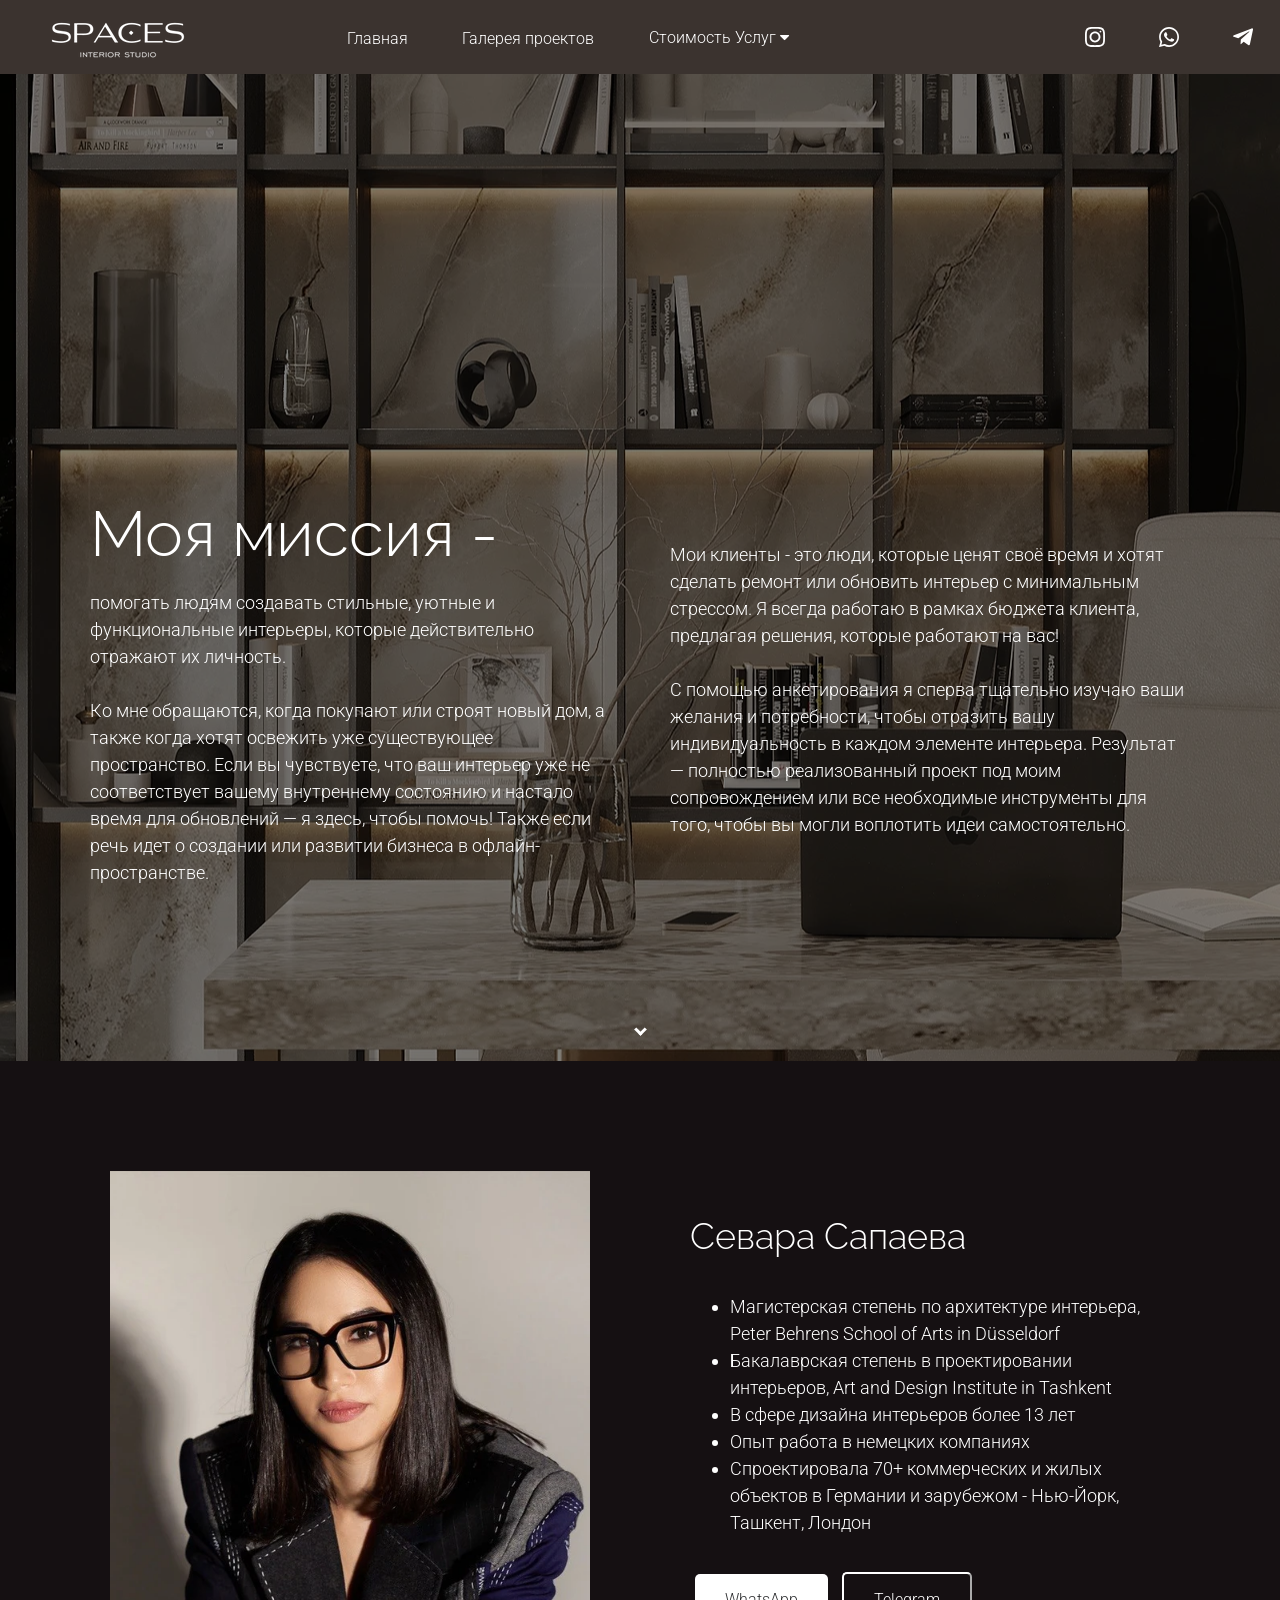
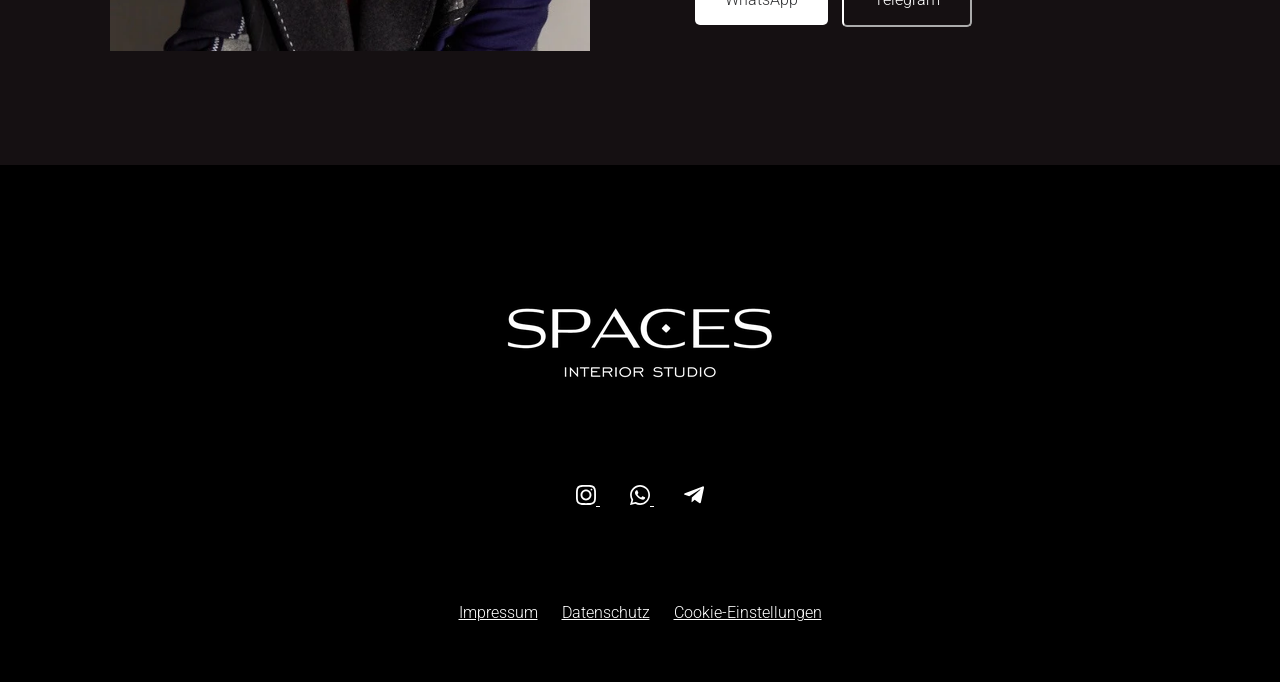
<file: Page4/4thPage.html>
<!DOCTYPE html>
<html lang="ru-RU">
    <head>
        <meta charset="UTF-8">
        <meta name="viewport" content="width=device-width, initial-scale=1.0">
        <title>4thPage</title>
        <link rel="stylesheet" href="../general.css">
        <link rel="stylesheet" href="../topnav.css">    
        <link rel="stylesheet" href="../footer.css">   
        <link rel="stylesheet" href="4thPage.css">      
        <link rel="stylesheet" href="https://cdnjs.cloudflare.com/ajax/libs/font-awesome/4.7.0/css/font-awesome.min.css"> 
        <link rel="preconnect" href="https://fonts.googleapis.com">
        <link rel="preconnect" href="https://fonts.gstatic.com" crossorigin>
        <link href="https://fonts.googleapis.com/css2?family=Roboto:ital,wght@0,100;0,300;0,400;0,500;0,700;0,900;1,100;1,300;1,400;1,500;1,700;1,900&display=swap" rel="stylesheet">
        <link href="https://fonts.googleapis.com/css2?family=Raleway:ital,wght@0,100..900;1,100..900&display=swap" rel="stylesheet"> 
    </head>
    <body style="margin: 0;"s>
        <div style="position: sticky; top: 0; z-index: 1">
            <header style="display: grid; grid-template-columns: 25% 50% 25%;">
                <div class="topnav" style="padding: 0px 38px;">
                    <img src="../spaces logo small.webp" alt="">
                </div>
                <div>
                    <nav>
                        <ul class="topnav">
                            <li><a data-cy="head.el_1" href="../index.html">Главная</a></li>
                            <li><a data-cy="head.el_2" href="../Page2/2ndPage.html">Галерея проектов</a></li>
                            <li class="dropdown">
                                <button data-cy="head.el_3" class="dropbtn" onclick="document.location='../Page3/3rdPage.html'" style="cursor: pointer;">Стоимость Услуг
                                    <i class="fa fa-caret-down"></i>
                                </button>
                                <nav>
                                    <ul class="dropdown-content">
                                        <li><a data-cy="head.el_3a" href="../Page3/Page3a/3rdPageA.html">Консультация</a></li>
                                        <li><a data-cy="head.el_3b" href="../Page3/Page3b/3rdPageB.html">Планировочное решение</a></li>
                                        <li><a data-cy="head.el_3c" href="../Page3/Page3c/3rdPageC.html">Дизайн-проект</a></li>
                                        <li><a data-cy="head.el_3d" href="../Page3/Page3d/3rdPageD.html">Авторское <br>сопровождение / <br>Надзор</a></li>
                                    </ul>
                                </nav>
                            </li>
                            <li><a data-cy="head.el_4" class="active" href="4thPage.html">Обо мне / Контакты</a></li>                            
                        </ul>
                    </nav>
                </div>
                <div class="topnav">
                    <div class="topnav-right">
                        <a data-cy="head.el_5" href="https://www.instagram.com/interiors_by_seva/" target="_blank">
                            <svg width="20px" height="20px" viewBox="0 0 20 20" version="1.1" xmlns="http://www.w3.org/2000/svg" xmlns:xlink="http://www.w3.org/1999/xlink">
                                <g id="Symbols" stroke="none" stroke-width="1" fill="none" fill-rule="evenodd">
                                    <g id="Social/Instagram" transform="translate(-10.000000, -10.000000)">
                                        <path d="M24.0335249,11.8763976 C26.7380658,11.9994825 28.0013491,13.2827256 28.124434,15.9673067 C28.17267,17.0193498 28.1818182,17.3353786 28.1818182,20 C28.1818182,22.6654531 28.1718383,22.9806502 28.124434,24.0326933 C28.0005175,26.7147794 26.7405607,28.0005175 24.0335249,28.1236024 C22.9806502,28.1718383 22.6662847,28.1818182 20,28.1818182 C17.3353786,28.1818182 17.0193498,28.1718383 15.9673067,28.1236024 C13.2561127,27.9996858 11.9994825,26.7106212 11.8763976,24.0318616 C11.8281617,22.9798185 11.8181818,22.6646214 11.8181818,19.9991683 C11.8181818,17.3345469 11.8289933,17.0193498 11.8763976,15.9664751 C12.0003142,13.2827256 13.2602709,11.9986509 15.9673067,11.875566 C17.0201815,11.8281617 17.3353786,11.8181818 20,11.8181818 C22.6646214,11.8181818 22.9806502,11.8281617 24.0335249,11.8763976 Z M20,10 C17.2841667,10 16.9441667,10.0116667 15.8775,10.06 C12.2458333,10.2266667 10.2275,12.2416667 10.0608333,15.8766667 C10.0116667,16.9441667 10,17.2841667 10,20 C10,22.7158333 10.0116667,23.0566667 10.06,24.1233333 C10.2266667,27.755 12.2416667,29.7733333 15.8766667,29.94 C16.9441667,29.9883333 17.2841667,30 20,30 C22.7158333,30 23.0566667,29.9883333 24.1233333,29.94 C27.7516667,29.7733333 29.775,27.7583333 29.9391667,24.1233333 C29.9883333,23.0566667 30,22.7158333 30,20 C30,17.2841667 29.9883333,16.9441667 29.94,15.8775 C29.7766667,12.2491667 27.7591667,10.2275 24.1241667,10.0608333 C23.0566667,10.0116667 22.7158333,10 20,10 Z M20,14.5454545 C16.9876958,14.5454545 14.5454545,16.9874977 14.5454545,19.9995574 C14.5454545,23.0116172 16.9876958,25.4545455 20,25.4545455 C23.0123042,25.4545455 25.4545455,23.0125023 25.4545455,19.9995574 C25.4545455,16.9874977 23.0123042,14.5454545 20,14.5454545 Z M20,23.6363636 C17.9918182,23.6363636 16.3636364,22.0090909 16.3636364,20 C16.3636364,17.9918182 17.9918182,16.3636364 20,16.3636364 C22.0081818,16.3636364 23.6363636,17.9918182 23.6363636,20 C23.6363636,22.0090909 22.0081818,23.6363636 20,23.6363636 Z M25.4551768,13.6363636 C24.9526515,13.6363636 24.5454545,14.0435606 24.5454545,14.5454545 C24.5454545,15.0473485 24.9526515,15.4545455 25.4551768,15.4545455 C25.9570707,15.4545455 26.3636364,15.0473485 26.3636364,14.5454545 C26.3636364,14.0435606 25.9570707,13.6363636 25.4551768,13.6363636 Z" fill="currentColor"></path>
                                    </g>
                                </g>
                            </svg>
                        </a>
                        <a data-cy="head.el_6" href="https://wa.me/4917682207143" target="_blank">
                            <svg width="20" height="21" viewBox="0 0 20 21" fill="none" xmlns="http://www.w3.org/2000/svg">
                                <g clip-path="url(#clip0)">
                                    <path fill-rule="evenodd" clip-rule="evenodd" d="M17.0859 2.92031C15.206 1.03806 12.7059 0.000954973 10.042 0C4.55283 0 0.0854701 4.46689 0.0835601 9.9575C0.0826052 11.7127 0.54147 13.426 1.41288 14.9358L0 20.0965L5.27909 18.7117C6.73351 19.5053 8.37129 19.9231 10.0377 19.9236H10.042C10.0425 19.9236 10.0415 19.9236 10.042 19.9236C15.5302 19.9236 19.9981 15.4562 20 9.96562C20.001 7.30459 18.9662 4.80256 17.0859 2.92031ZM10.042 18.2419H10.0387C8.55369 18.2414 7.09688 17.8422 5.82581 17.0883L5.52356 16.9088L2.39077 17.7305L3.22685 14.676L3.03013 14.3628C2.20169 13.0449 1.76384 11.5217 1.76479 9.95798C1.7667 5.39464 5.47964 1.68171 10.0454 1.68171C12.2561 1.68266 14.3341 2.54453 15.897 4.10925C17.4598 5.67349 18.3197 7.75343 18.3188 9.96467C18.3169 14.5285 14.6039 18.2419 10.042 18.2419ZM14.582 12.0427C14.3332 11.9181 13.1099 11.3164 12.8816 11.2333C12.6534 11.1503 12.4877 11.1087 12.322 11.358C12.1563 11.6072 11.6793 12.1678 11.5342 12.3335C11.389 12.4996 11.2439 12.5202 10.9951 12.3956C10.7463 12.2709 9.94461 12.0083 8.99394 11.1608C8.25431 10.5009 7.75486 9.68629 7.6097 9.43704C7.46455 9.1878 7.59442 9.05314 7.71857 8.92948C7.8303 8.81774 7.96734 8.63869 8.09196 8.49353C8.21659 8.34837 8.25765 8.24428 8.34073 8.07859C8.42382 7.91243 8.38228 7.76727 8.3202 7.64265C8.25813 7.51803 7.76059 6.29327 7.55288 5.79525C7.3509 5.31013 7.14559 5.37602 6.99327 5.3679C6.84811 5.36074 6.68242 5.35931 6.51626 5.35931C6.35057 5.35931 6.08079 5.42138 5.85255 5.67063C5.62431 5.91988 4.98162 6.52199 4.98162 7.74626C4.98162 8.97102 5.87308 10.1542 5.99771 10.3204C6.12233 10.4866 7.75247 12.9996 10.2483 14.0777C10.8418 14.3341 11.3054 14.4874 11.6669 14.602C12.2628 14.7916 12.8052 14.7648 13.234 14.7009C13.712 14.6292 14.7061 14.0987 14.9133 13.5176C15.1206 12.9365 15.1206 12.438 15.0585 12.3344C14.9964 12.2299 14.8307 12.1673 14.582 12.0427Z" fill="currentColor"></path>
                                </g>
                                <defs>
                                    <clipPath id="clip0">
                                        <rect width="20" height="20.0965" fill="white"></rect>
                                    </clipPath>
                                </defs>
                            </svg>
                        </a>
                        <a data-cy="head.el_7" href="https://t.me/sevarasapaeva" target="_blank">
                            <svg width="20px" height="20px" viewBox="0 0 20 20" version="1.1" xmlns="http://www.w3.org/2000/svg">
                                <g id="Symbols" stroke="none" stroke-width="1" fill="none" fill-rule="evenodd">
                                    <g id="Social/Telegram" transform="translate(-2.000000, -2.000000)">
                                        <path d="M 20.647 3.437 L 2.934 10.36 C 1.725 10.845 1.732 11.535 2.712 11.84 L 7.261 13.278 L 17.783 6.55 C 18.281 6.243 18.736 6.408 18.362 6.744 L 9.837 14.542 L 9.835 14.542 L 9.837 14.543 L 9.522 19.294 C 9.982 19.294 10.185 19.08 10.443 18.828 L 12.652 16.651 L 17.246 20.091 C 18.093 20.564 18.702 20.321 18.914 19.296 L 21.931 4.887 C 22.24 3.633 21.459 3.064 20.65 3.435 Z" fill="currentColor"></path>
                                    </g>
                                </g>
                            </svg>
                        </a>
                    </div>
                </div>
            </header>            
        </div>
        <div>
            <section>
                <div style="background-image: url('Page4_Foto1.webp'); min-height: calc(100vh - 100px); background-position: center; background-color: rgba(0, 0, 0, 0.5); background-blend-mode: darken;">
                    <div style="align-content: end; min-height: calc(100vh - 100px); padding: 60px; margin: 0 auto; max-width: 1440px;">
                        <div style="display: flex;">
                            <div style="flex: 50%; padding: 30px;">
                                <h1 style="margin: 0;">Моя миссия -</h1>
                                <p>
                                    помогать людям создавать стильные, уютные и функциональные интерьеры, которые действительно отражают их личность.
                                    <br><br>
                                    Ко мне обращаются, когда покупают или строят новый дом, а также когда хотят освежить уже существующее пространство. Если вы чувствуете, что ваш интерьер уже не соответствует вашему внутреннему состоянию и настало время для обновлений — я здесь, чтобы помочь! Также если речь идет о создании или развитии бизнеса в офлайн-пространстве.
                                </p>
                            </div>
                            <div style="flex: 50%; padding: 30px;">
                                <p>
                                    <br>
                                    Мои клиенты - это люди, которые ценят своё время и хотят сделать ремонт или обновить интерьер с минимальным стрессом. Я всегда работаю в рамках бюджета клиента, предлагая решения, которые работают на вас!
                                    <br><br>
                                    С помощью анкетирования я сперва тщательно изучаю ваши желания и потребности, чтобы отразить вашу индивидуальность в каждом элементе интерьера. Результат — полностью реализованный проект под моим сопровождением или все необходимые инструменты для того, чтобы вы могли воплотить идеи самостоятельно.
                                </p>
                            </div>
                        </div>
                    </div>
                    <div>
                        <p style="text-align: center; padding: 20px; margin: 0;">
                            <a data-cy="p1.el_4" class="arrowdown" href="#section2"></a>
                        </p>
                    </div>
                </div>
            </section>
            <section id="section2"; style="background-color: rgb(21, 16, 18);">
                <div style="display:flex; max-width: 1440px; padding: 60px; margin: 0 auto;">
                    <div style="width: 50%; margin: 50px;">
                        <img src="Page4_Foto2.webp" alt="" width="100%">
                    </div>
                    <div style="width: 50%; margin: 50px; line-height: 1.5; display: flex; align-items: center;">
                        <div>
                            <div>
                                <h2>Севара Сапаева</h2>
                                <ul>
                                    <li>Магистерская степень по архитектуре интерьера, Peter Behrens School of Arts in Düsseldorf </li>
                                    <li>Бакалаврская степень в проектировании интерьеров, Art and Design Institute in Tashkent</li>
                                    <li>В сфере дизайна интерьеров более 13 лет</li>
                                    <li>Опыт работа в немецких компаниях</li>
                                    <li>Спроектировала 70+ коммерческих и жилых объектов в Германии и зарубежом - Нью-Йорк, Ташкент, Лондон</li>
                                </ol>
                            </div>
                            <div>
                                <button type="button" class="button" style="margin: 20px 5px" onclick="window.location.href='https://wa.me/4917682207143';">WhatsApp</button>
                                <button type="button" class="button2" style="margin: 20px 5px" onclick="window.location.href='https://t.me/sevarasapaeva';">Telegram</button>
                            </div>
                        </div>
                    </div>
                </div> 
            </section>
        </div>
        <div>
            <footer class="footer">
                <div>
                    <br>
                    <div data-cy="foot.el_1" style="text-align: center; margin: 20px;">
                        <img src="../spaces logo.webp">
                    </div>
                    <br>
                    <div style="text-align: center; padding-top: 20px;">
                        <a data-cy="foot.el_2" href="https://www.instagram.com/interiors_by_seva/" target="_blank" style="padding: 10px 15px;">
                            <svg width="20px" height="20px" viewBox="0 0 20 20" version="1.1" xmlns="http://www.w3.org/2000/svg" xmlns:xlink="http://www.w3.org/1999/xlink">
                                <g id="Symbols" stroke="none" stroke-width="1" fill="none" fill-rule="evenodd">
                                    <g id="Social/Instagram" transform="translate(-10.000000, -10.000000)">
                                        <path d="M24.0335249,11.8763976 C26.7380658,11.9994825 28.0013491,13.2827256 28.124434,15.9673067 C28.17267,17.0193498 28.1818182,17.3353786 28.1818182,20 C28.1818182,22.6654531 28.1718383,22.9806502 28.124434,24.0326933 C28.0005175,26.7147794 26.7405607,28.0005175 24.0335249,28.1236024 C22.9806502,28.1718383 22.6662847,28.1818182 20,28.1818182 C17.3353786,28.1818182 17.0193498,28.1718383 15.9673067,28.1236024 C13.2561127,27.9996858 11.9994825,26.7106212 11.8763976,24.0318616 C11.8281617,22.9798185 11.8181818,22.6646214 11.8181818,19.9991683 C11.8181818,17.3345469 11.8289933,17.0193498 11.8763976,15.9664751 C12.0003142,13.2827256 13.2602709,11.9986509 15.9673067,11.875566 C17.0201815,11.8281617 17.3353786,11.8181818 20,11.8181818 C22.6646214,11.8181818 22.9806502,11.8281617 24.0335249,11.8763976 Z M20,10 C17.2841667,10 16.9441667,10.0116667 15.8775,10.06 C12.2458333,10.2266667 10.2275,12.2416667 10.0608333,15.8766667 C10.0116667,16.9441667 10,17.2841667 10,20 C10,22.7158333 10.0116667,23.0566667 10.06,24.1233333 C10.2266667,27.755 12.2416667,29.7733333 15.8766667,29.94 C16.9441667,29.9883333 17.2841667,30 20,30 C22.7158333,30 23.0566667,29.9883333 24.1233333,29.94 C27.7516667,29.7733333 29.775,27.7583333 29.9391667,24.1233333 C29.9883333,23.0566667 30,22.7158333 30,20 C30,17.2841667 29.9883333,16.9441667 29.94,15.8775 C29.7766667,12.2491667 27.7591667,10.2275 24.1241667,10.0608333 C23.0566667,10.0116667 22.7158333,10 20,10 Z M20,14.5454545 C16.9876958,14.5454545 14.5454545,16.9874977 14.5454545,19.9995574 C14.5454545,23.0116172 16.9876958,25.4545455 20,25.4545455 C23.0123042,25.4545455 25.4545455,23.0125023 25.4545455,19.9995574 C25.4545455,16.9874977 23.0123042,14.5454545 20,14.5454545 Z M20,23.6363636 C17.9918182,23.6363636 16.3636364,22.0090909 16.3636364,20 C16.3636364,17.9918182 17.9918182,16.3636364 20,16.3636364 C22.0081818,16.3636364 23.6363636,17.9918182 23.6363636,20 C23.6363636,22.0090909 22.0081818,23.6363636 20,23.6363636 Z M25.4551768,13.6363636 C24.9526515,13.6363636 24.5454545,14.0435606 24.5454545,14.5454545 C24.5454545,15.0473485 24.9526515,15.4545455 25.4551768,15.4545455 C25.9570707,15.4545455 26.3636364,15.0473485 26.3636364,14.5454545 C26.3636364,14.0435606 25.9570707,13.6363636 25.4551768,13.6363636 Z" fill="rgb(255, 255, 255)"></path>
                                    </g>
                                </g>
                            </svg>
                        </a>
                        <a data-cy="foot.el_3" href="https://wa.me/4917682207143" target="_blank" style="padding: 10px 15px;">
                            <svg width="20px" height="20px" viewBox="0 0 20 20" fill="none" xmlns="http://www.w3.org/2000/svg">
                                <g clip-path="url(#clip0)">
                                    <path fill-rule="evenodd" clip-rule="evenodd" d="M17.0859 2.92031C15.206 1.03806 12.7059 0.000954973 10.042 0C4.55283 0 0.0854701 4.46689 0.0835601 9.9575C0.0826052 11.7127 0.54147 13.426 1.41288 14.9358L0 20.0965L5.27909 18.7117C6.73351 19.5053 8.37129 19.9231 10.0377 19.9236H10.042C10.0425 19.9236 10.0415 19.9236 10.042 19.9236C15.5302 19.9236 19.9981 15.4562 20 9.96562C20.001 7.30459 18.9662 4.80256 17.0859 2.92031ZM10.042 18.2419H10.0387C8.55369 18.2414 7.09688 17.8422 5.82581 17.0883L5.52356 16.9088L2.39077 17.7305L3.22685 14.676L3.03013 14.3628C2.20169 13.0449 1.76384 11.5217 1.76479 9.95798C1.7667 5.39464 5.47964 1.68171 10.0454 1.68171C12.2561 1.68266 14.3341 2.54453 15.897 4.10925C17.4598 5.67349 18.3197 7.75343 18.3188 9.96467C18.3169 14.5285 14.6039 18.2419 10.042 18.2419ZM14.582 12.0427C14.3332 11.9181 13.1099 11.3164 12.8816 11.2333C12.6534 11.1503 12.4877 11.1087 12.322 11.358C12.1563 11.6072 11.6793 12.1678 11.5342 12.3335C11.389 12.4996 11.2439 12.5202 10.9951 12.3956C10.7463 12.2709 9.94461 12.0083 8.99394 11.1608C8.25431 10.5009 7.75486 9.68629 7.6097 9.43704C7.46455 9.1878 7.59442 9.05314 7.71857 8.92948C7.8303 8.81774 7.96734 8.63869 8.09196 8.49353C8.21659 8.34837 8.25765 8.24428 8.34073 8.07859C8.42382 7.91243 8.38228 7.76727 8.3202 7.64265C8.25813 7.51803 7.76059 6.29327 7.55288 5.79525C7.3509 5.31013 7.14559 5.37602 6.99327 5.3679C6.84811 5.36074 6.68242 5.35931 6.51626 5.35931C6.35057 5.35931 6.08079 5.42138 5.85255 5.67063C5.62431 5.91988 4.98162 6.52199 4.98162 7.74626C4.98162 8.97102 5.87308 10.1542 5.99771 10.3204C6.12233 10.4866 7.75247 12.9996 10.2483 14.0777C10.8418 14.3341 11.3054 14.4874 11.6669 14.602C12.2628 14.7916 12.8052 14.7648 13.234 14.7009C13.712 14.6292 14.7061 14.0987 14.9133 13.5176C15.1206 12.9365 15.1206 12.438 15.0585 12.3344C14.9964 12.2299 14.8307 12.1673 14.582 12.0427Z" fill="rgb(255, 255, 255)"></path>
                                </g>
                                <defs>
                                    <clipPath id="clip0">
                                        <rect width="20" height="20.0965" fill="white"></rect>
                                    </clipPath>
                                </defs>
                            </svg>
                        </a>
                        <a data-cy="foot.el_4" href="https://t.me/sevarasapaeva" target="_blank" style="padding: 10px 15px;">
                            <svg width="20px" height="20px" viewBox="0 0 20 20" version="1.1" xmlns="http://www.w3.org/2000/svg">
                                <g id="Symbols" stroke="none" stroke-width="1" fill="none" fill-rule="evenodd">
                                    <g id="Social/Telegram" transform="translate(-2.000000, -2.000000)">
                                        <path d="M 20.647 3.437 L 2.934 10.36 C 1.725 10.845 1.732 11.535 2.712 11.84 L 7.261 13.278 L 17.783 6.55 C 18.281 6.243 18.736 6.408 18.362 6.744 L 9.837 14.542 L 9.835 14.542 L 9.837 14.543 L 9.522 19.294 C 9.982 19.294 10.185 19.08 10.443 18.828 L 12.652 16.651 L 17.246 20.091 C 18.093 20.564 18.702 20.321 18.914 19.296 L 21.931 4.887 C 22.24 3.633 21.459 3.064 20.65 3.435 Z" fill="rgb(255, 255, 255)"></path>
                                    </g>
                                </g>
                            </svg>
                        </a>                        
                    </div>
                </div>
                <br><br><br>
                <div style="text-align: center; margin-top: 40px; font-weight: 300; font-family: Roboto,sans-serif;">
                    <a data-cy="foot.el_5" href="">Impressum</a>
                    <a data-cy="foot.el_6" href="">Datenschutz</a>
                    <a data-cy="foot.el_7" href="">Cookie-Einstellungen</a>
                </div>
            </footer>
        </div>
    </body>
</html>
</file>
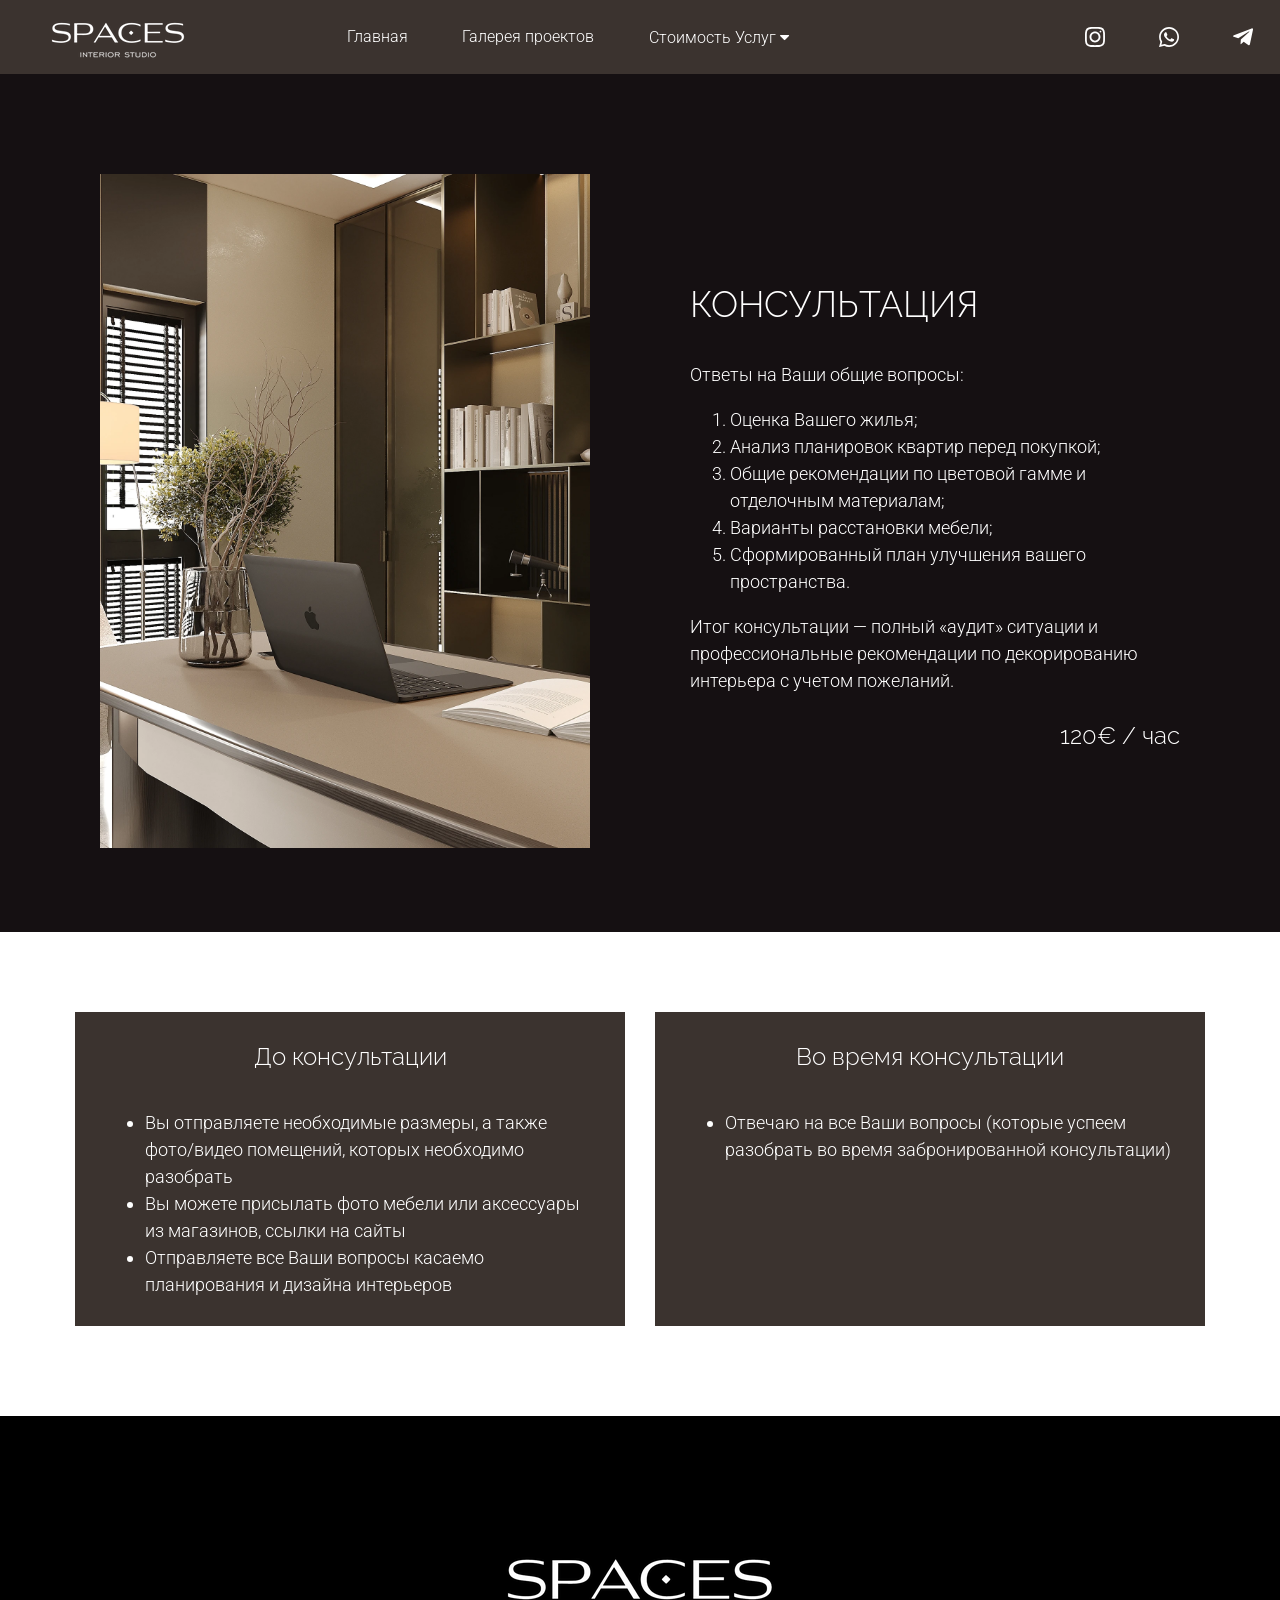
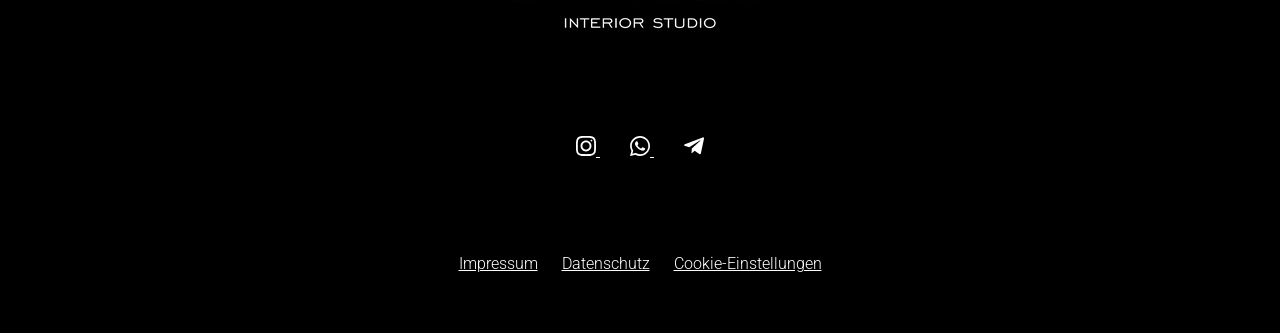
<file: Page3/Page3a/3rdPageA.html>
<!DOCTYPE html>
<html lang="ru-RU">
    <head>
        <meta charset="UTF-8">
        <meta name="viewport" content="width=device-width, initial-scale=1.0">
        <title>3rdPageA</title>
        <link rel="stylesheet" href="../../general.css">
        <link rel="stylesheet" href="../../topnav.css">    
        <link rel="stylesheet" href="../../footer.css">    
        <link rel="stylesheet" href="3rdPageA.css">    
        <link rel="stylesheet" href="https://cdnjs.cloudflare.com/ajax/libs/font-awesome/4.7.0/css/font-awesome.min.css"> 
        <link rel="preconnect" href="https://fonts.googleapis.com">
        <link rel="preconnect" href="https://fonts.gstatic.com" crossorigin>
        <link href="https://fonts.googleapis.com/css2?family=Roboto:ital,wght@0,100;0,300;0,400;0,500;0,700;0,900;1,100;1,300;1,400;1,500;1,700;1,900&display=swap" rel="stylesheet">
        <link href="https://fonts.googleapis.com/css2?family=Raleway:ital,wght@0,100..900;1,100..900&display=swap" rel="stylesheet"> 
    </head>
    <body style="margin: 0;">
        <div style="position: sticky; top: 0; z-index: 1">
            <header style="display: grid; grid-template-columns: 25% 50% 25%;">
                <div class="topnav" style="padding: 0px 38px;">
                    <img src="../../spaces logo small.webp" alt="">
                </div>
                <div>
                    <nav>
                        <ul class="topnav">
                            <li><a data-cy="head.el_1" href="../../index.html">Главная</a></li>
                            <li><a data-cy="head.el_2" href="../../Page2/2ndPage.html">Галерея проектов</a></li>
                            <li class="dropdown">
                                <button data-cy="head.el_3" class="dropbtn" onclick="document.location='../3rdPage.html'" style="cursor: pointer;">Стоимость Услуг
                                    <i class="fa fa-caret-down"></i>
                                </button>
                                <nav>
                                    <ul class="dropdown-content">
                                        <li><a data-cy="head.el_3a" href="3rdPageA.html">Консультация</a></li>
                                        <li><a data-cy="head.el_3b" href="../Page3b/3rdPageB.html">Планировочное решение</a></li>
                                        <li><a data-cy="head.el_3c" href="../Page3c/3rdPageC.html">Дизайн-проект</a></li>
                                        <li><a data-cy="head.el_3d" href="../Page3d/3rdPageD.html">Авторское <br>сопровождение / <br>Надзор</a></li>
                                    </ul>
                                </nav>
                            </li>
                            <li><a data-cy="head.el_4" href="../../Page4/4thPage.html">Обо мне / Контакты</a></li>                            
                        </ul>
                    </nav>
                </div>
                <div class="topnav">
                    <div class="topnav-right">
                        <a data-cy="head.el_5" href="https://www.instagram.com/interiors_by_seva/" target="_blank">
                            <svg width="20px" height="20px" viewBox="0 0 20 20" version="1.1" xmlns="http://www.w3.org/2000/svg" xmlns:xlink="http://www.w3.org/1999/xlink">
                                <g id="Symbols" stroke="none" stroke-width="1" fill="none" fill-rule="evenodd">
                                    <g id="Social/Instagram" transform="translate(-10.000000, -10.000000)">
                                        <path d="M24.0335249,11.8763976 C26.7380658,11.9994825 28.0013491,13.2827256 28.124434,15.9673067 C28.17267,17.0193498 28.1818182,17.3353786 28.1818182,20 C28.1818182,22.6654531 28.1718383,22.9806502 28.124434,24.0326933 C28.0005175,26.7147794 26.7405607,28.0005175 24.0335249,28.1236024 C22.9806502,28.1718383 22.6662847,28.1818182 20,28.1818182 C17.3353786,28.1818182 17.0193498,28.1718383 15.9673067,28.1236024 C13.2561127,27.9996858 11.9994825,26.7106212 11.8763976,24.0318616 C11.8281617,22.9798185 11.8181818,22.6646214 11.8181818,19.9991683 C11.8181818,17.3345469 11.8289933,17.0193498 11.8763976,15.9664751 C12.0003142,13.2827256 13.2602709,11.9986509 15.9673067,11.875566 C17.0201815,11.8281617 17.3353786,11.8181818 20,11.8181818 C22.6646214,11.8181818 22.9806502,11.8281617 24.0335249,11.8763976 Z M20,10 C17.2841667,10 16.9441667,10.0116667 15.8775,10.06 C12.2458333,10.2266667 10.2275,12.2416667 10.0608333,15.8766667 C10.0116667,16.9441667 10,17.2841667 10,20 C10,22.7158333 10.0116667,23.0566667 10.06,24.1233333 C10.2266667,27.755 12.2416667,29.7733333 15.8766667,29.94 C16.9441667,29.9883333 17.2841667,30 20,30 C22.7158333,30 23.0566667,29.9883333 24.1233333,29.94 C27.7516667,29.7733333 29.775,27.7583333 29.9391667,24.1233333 C29.9883333,23.0566667 30,22.7158333 30,20 C30,17.2841667 29.9883333,16.9441667 29.94,15.8775 C29.7766667,12.2491667 27.7591667,10.2275 24.1241667,10.0608333 C23.0566667,10.0116667 22.7158333,10 20,10 Z M20,14.5454545 C16.9876958,14.5454545 14.5454545,16.9874977 14.5454545,19.9995574 C14.5454545,23.0116172 16.9876958,25.4545455 20,25.4545455 C23.0123042,25.4545455 25.4545455,23.0125023 25.4545455,19.9995574 C25.4545455,16.9874977 23.0123042,14.5454545 20,14.5454545 Z M20,23.6363636 C17.9918182,23.6363636 16.3636364,22.0090909 16.3636364,20 C16.3636364,17.9918182 17.9918182,16.3636364 20,16.3636364 C22.0081818,16.3636364 23.6363636,17.9918182 23.6363636,20 C23.6363636,22.0090909 22.0081818,23.6363636 20,23.6363636 Z M25.4551768,13.6363636 C24.9526515,13.6363636 24.5454545,14.0435606 24.5454545,14.5454545 C24.5454545,15.0473485 24.9526515,15.4545455 25.4551768,15.4545455 C25.9570707,15.4545455 26.3636364,15.0473485 26.3636364,14.5454545 C26.3636364,14.0435606 25.9570707,13.6363636 25.4551768,13.6363636 Z" fill="currentColor"></path>
                                    </g>
                                </g>
                            </svg>
                        </a>
                        <a data-cy="head.el_6" href="https://wa.me/4917682207143" target="_blank">
                            <svg width="20" height="21" viewBox="0 0 20 21" fill="none" xmlns="http://www.w3.org/2000/svg">
                                <g clip-path="url(#clip0)">
                                    <path fill-rule="evenodd" clip-rule="evenodd" d="M17.0859 2.92031C15.206 1.03806 12.7059 0.000954973 10.042 0C4.55283 0 0.0854701 4.46689 0.0835601 9.9575C0.0826052 11.7127 0.54147 13.426 1.41288 14.9358L0 20.0965L5.27909 18.7117C6.73351 19.5053 8.37129 19.9231 10.0377 19.9236H10.042C10.0425 19.9236 10.0415 19.9236 10.042 19.9236C15.5302 19.9236 19.9981 15.4562 20 9.96562C20.001 7.30459 18.9662 4.80256 17.0859 2.92031ZM10.042 18.2419H10.0387C8.55369 18.2414 7.09688 17.8422 5.82581 17.0883L5.52356 16.9088L2.39077 17.7305L3.22685 14.676L3.03013 14.3628C2.20169 13.0449 1.76384 11.5217 1.76479 9.95798C1.7667 5.39464 5.47964 1.68171 10.0454 1.68171C12.2561 1.68266 14.3341 2.54453 15.897 4.10925C17.4598 5.67349 18.3197 7.75343 18.3188 9.96467C18.3169 14.5285 14.6039 18.2419 10.042 18.2419ZM14.582 12.0427C14.3332 11.9181 13.1099 11.3164 12.8816 11.2333C12.6534 11.1503 12.4877 11.1087 12.322 11.358C12.1563 11.6072 11.6793 12.1678 11.5342 12.3335C11.389 12.4996 11.2439 12.5202 10.9951 12.3956C10.7463 12.2709 9.94461 12.0083 8.99394 11.1608C8.25431 10.5009 7.75486 9.68629 7.6097 9.43704C7.46455 9.1878 7.59442 9.05314 7.71857 8.92948C7.8303 8.81774 7.96734 8.63869 8.09196 8.49353C8.21659 8.34837 8.25765 8.24428 8.34073 8.07859C8.42382 7.91243 8.38228 7.76727 8.3202 7.64265C8.25813 7.51803 7.76059 6.29327 7.55288 5.79525C7.3509 5.31013 7.14559 5.37602 6.99327 5.3679C6.84811 5.36074 6.68242 5.35931 6.51626 5.35931C6.35057 5.35931 6.08079 5.42138 5.85255 5.67063C5.62431 5.91988 4.98162 6.52199 4.98162 7.74626C4.98162 8.97102 5.87308 10.1542 5.99771 10.3204C6.12233 10.4866 7.75247 12.9996 10.2483 14.0777C10.8418 14.3341 11.3054 14.4874 11.6669 14.602C12.2628 14.7916 12.8052 14.7648 13.234 14.7009C13.712 14.6292 14.7061 14.0987 14.9133 13.5176C15.1206 12.9365 15.1206 12.438 15.0585 12.3344C14.9964 12.2299 14.8307 12.1673 14.582 12.0427Z" fill="currentColor"></path>
                                </g>
                                <defs>
                                    <clipPath id="clip0">
                                        <rect width="20" height="20.0965" fill="white"></rect>
                                    </clipPath>
                                </defs>
                            </svg>
                        </a>
                        <a data-cy="head.el_7" href="https://t.me/sevarasapaeva" target="_blank">
                            <svg width="20px" height="20px" viewBox="0 0 20 20" version="1.1" xmlns="http://www.w3.org/2000/svg">
                                <g id="Symbols" stroke="none" stroke-width="1" fill="none" fill-rule="evenodd">
                                    <g id="Social/Telegram" transform="translate(-2.000000, -2.000000)">
                                        <path d="M 20.647 3.437 L 2.934 10.36 C 1.725 10.845 1.732 11.535 2.712 11.84 L 7.261 13.278 L 17.783 6.55 C 18.281 6.243 18.736 6.408 18.362 6.744 L 9.837 14.542 L 9.835 14.542 L 9.837 14.543 L 9.522 19.294 C 9.982 19.294 10.185 19.08 10.443 18.828 L 12.652 16.651 L 17.246 20.091 C 18.093 20.564 18.702 20.321 18.914 19.296 L 21.931 4.887 C 22.24 3.633 21.459 3.064 20.65 3.435 Z" fill="currentColor"></path>
                                    </g>
                                </g>
                            </svg>
                        </a>
                    </div>
                </div>
            </header>            
        </div>
        <div>
            <section style="background-color: rgb(21, 16, 18);">
                <div style="display:flex; padding: 50px 50px 30px;">
                    <div style="width: 50%; margin: 50px;">
                        <img src="Page3a_Foto1.webp" alt="" width="100%">
                    </div>
                    <div style="width: 50%; margin: 50px; line-height: 1.5; display: flex; align-items: center;">
                        <div>
                            <h2>КОНСУЛЬТАЦИЯ</h2>
                            <p>Ответы на Ваши общие вопросы:</p>
                            <ol>
                                <li>Оценка Вашего жилья;</li>
                                <li>Анализ планировок квартир перед покупкой;</li>
                                <li>Общие рекомендации по цветовой гамме и отделочным материалам;</li>
                                <li>Варианты расстановки мебели;</li>
                                <li>Сформированный план улучшения вашего пространства.</li>
                            </ol>
                            <p>Итог консультации — полный «аудит» ситуации и профессиональные рекомендации по декорированию интерьера с учетом пожеланий.</p>
                            <h3 style="text-align: right;">120€ / час</h3>
                        </div>
                    </div>
                </div>                
            </section>
            <section>
                <div style="display: flex; color: white; padding: 60px; max-width: 1440px; margin: auto; box-sizing: border-box;">
                    <div style="width: 50%; background-color: #3b332f; margin: 20px 15px 30px; padding: 10px 30px;">
                        <h3 class="h3white">До консультации</h3>
                        <ul style="font-size: 18px; font-family: Roboto, sans-serif; font-weight: 300; line-height: 1.5;">
                            <li>Вы отправляете необходимые размеры, а также фото/видео помещений, которых необходимо разобрать</li>
                            <li>Вы можете присылать фото мебели или аксессуары из магазинов, ссылки на сайты</li>
                            <li>Отправляете все Ваши вопросы касаемо планирования и дизайна интерьеров</li>
                        </ul>
                    </div>
                    <div style="width: 50%; background-color: #3b332f; margin: 20px 15px 30px; padding: 10px 30px;">
                        <h3 class="h3white">Во время консультации</h3>
                        <ul style="font-size: 18px; font-family: Roboto, sans-serif; font-weight: 300; line-height: 1.5;">
                            <li>Отвечаю на все Ваши вопросы (которые успеем разобрать во время забронированной консультации)</li>
                        </ul>
                    </div>
                </div>                
            </section>
        </div>
        <div>
            <footer class="footer">
                <div>
                    <br>
                    <div data-cy="foot.el_1" style="text-align: center; margin: 20px;">
                        <img src="../../spaces logo.webp">
                    </div>
                    <br>
                    <div style="text-align: center; padding-top: 20px;">
                        <a data-cy="foot.el_2" href="https://www.instagram.com/interiors_by_seva/" target="_blank" style="padding: 10px 15px;">
                            <svg width="20px" height="20px" viewBox="0 0 20 20" version="1.1" xmlns="http://www.w3.org/2000/svg" xmlns:xlink="http://www.w3.org/1999/xlink">
                                <g id="Symbols" stroke="none" stroke-width="1" fill="none" fill-rule="evenodd">
                                    <g id="Social/Instagram" transform="translate(-10.000000, -10.000000)">
                                        <path d="M24.0335249,11.8763976 C26.7380658,11.9994825 28.0013491,13.2827256 28.124434,15.9673067 C28.17267,17.0193498 28.1818182,17.3353786 28.1818182,20 C28.1818182,22.6654531 28.1718383,22.9806502 28.124434,24.0326933 C28.0005175,26.7147794 26.7405607,28.0005175 24.0335249,28.1236024 C22.9806502,28.1718383 22.6662847,28.1818182 20,28.1818182 C17.3353786,28.1818182 17.0193498,28.1718383 15.9673067,28.1236024 C13.2561127,27.9996858 11.9994825,26.7106212 11.8763976,24.0318616 C11.8281617,22.9798185 11.8181818,22.6646214 11.8181818,19.9991683 C11.8181818,17.3345469 11.8289933,17.0193498 11.8763976,15.9664751 C12.0003142,13.2827256 13.2602709,11.9986509 15.9673067,11.875566 C17.0201815,11.8281617 17.3353786,11.8181818 20,11.8181818 C22.6646214,11.8181818 22.9806502,11.8281617 24.0335249,11.8763976 Z M20,10 C17.2841667,10 16.9441667,10.0116667 15.8775,10.06 C12.2458333,10.2266667 10.2275,12.2416667 10.0608333,15.8766667 C10.0116667,16.9441667 10,17.2841667 10,20 C10,22.7158333 10.0116667,23.0566667 10.06,24.1233333 C10.2266667,27.755 12.2416667,29.7733333 15.8766667,29.94 C16.9441667,29.9883333 17.2841667,30 20,30 C22.7158333,30 23.0566667,29.9883333 24.1233333,29.94 C27.7516667,29.7733333 29.775,27.7583333 29.9391667,24.1233333 C29.9883333,23.0566667 30,22.7158333 30,20 C30,17.2841667 29.9883333,16.9441667 29.94,15.8775 C29.7766667,12.2491667 27.7591667,10.2275 24.1241667,10.0608333 C23.0566667,10.0116667 22.7158333,10 20,10 Z M20,14.5454545 C16.9876958,14.5454545 14.5454545,16.9874977 14.5454545,19.9995574 C14.5454545,23.0116172 16.9876958,25.4545455 20,25.4545455 C23.0123042,25.4545455 25.4545455,23.0125023 25.4545455,19.9995574 C25.4545455,16.9874977 23.0123042,14.5454545 20,14.5454545 Z M20,23.6363636 C17.9918182,23.6363636 16.3636364,22.0090909 16.3636364,20 C16.3636364,17.9918182 17.9918182,16.3636364 20,16.3636364 C22.0081818,16.3636364 23.6363636,17.9918182 23.6363636,20 C23.6363636,22.0090909 22.0081818,23.6363636 20,23.6363636 Z M25.4551768,13.6363636 C24.9526515,13.6363636 24.5454545,14.0435606 24.5454545,14.5454545 C24.5454545,15.0473485 24.9526515,15.4545455 25.4551768,15.4545455 C25.9570707,15.4545455 26.3636364,15.0473485 26.3636364,14.5454545 C26.3636364,14.0435606 25.9570707,13.6363636 25.4551768,13.6363636 Z" fill="rgb(255, 255, 255)"></path>
                                    </g>
                                </g>
                            </svg>
                        </a>
                        <a data-cy="foot.el_3" href="https://wa.me/4917682207143" target="_blank" style="padding: 10px 15px;">
                            <svg width="20px" height="20px" viewBox="0 0 20 20" fill="none" xmlns="http://www.w3.org/2000/svg">
                                <g clip-path="url(#clip0)">
                                    <path fill-rule="evenodd" clip-rule="evenodd" d="M17.0859 2.92031C15.206 1.03806 12.7059 0.000954973 10.042 0C4.55283 0 0.0854701 4.46689 0.0835601 9.9575C0.0826052 11.7127 0.54147 13.426 1.41288 14.9358L0 20.0965L5.27909 18.7117C6.73351 19.5053 8.37129 19.9231 10.0377 19.9236H10.042C10.0425 19.9236 10.0415 19.9236 10.042 19.9236C15.5302 19.9236 19.9981 15.4562 20 9.96562C20.001 7.30459 18.9662 4.80256 17.0859 2.92031ZM10.042 18.2419H10.0387C8.55369 18.2414 7.09688 17.8422 5.82581 17.0883L5.52356 16.9088L2.39077 17.7305L3.22685 14.676L3.03013 14.3628C2.20169 13.0449 1.76384 11.5217 1.76479 9.95798C1.7667 5.39464 5.47964 1.68171 10.0454 1.68171C12.2561 1.68266 14.3341 2.54453 15.897 4.10925C17.4598 5.67349 18.3197 7.75343 18.3188 9.96467C18.3169 14.5285 14.6039 18.2419 10.042 18.2419ZM14.582 12.0427C14.3332 11.9181 13.1099 11.3164 12.8816 11.2333C12.6534 11.1503 12.4877 11.1087 12.322 11.358C12.1563 11.6072 11.6793 12.1678 11.5342 12.3335C11.389 12.4996 11.2439 12.5202 10.9951 12.3956C10.7463 12.2709 9.94461 12.0083 8.99394 11.1608C8.25431 10.5009 7.75486 9.68629 7.6097 9.43704C7.46455 9.1878 7.59442 9.05314 7.71857 8.92948C7.8303 8.81774 7.96734 8.63869 8.09196 8.49353C8.21659 8.34837 8.25765 8.24428 8.34073 8.07859C8.42382 7.91243 8.38228 7.76727 8.3202 7.64265C8.25813 7.51803 7.76059 6.29327 7.55288 5.79525C7.3509 5.31013 7.14559 5.37602 6.99327 5.3679C6.84811 5.36074 6.68242 5.35931 6.51626 5.35931C6.35057 5.35931 6.08079 5.42138 5.85255 5.67063C5.62431 5.91988 4.98162 6.52199 4.98162 7.74626C4.98162 8.97102 5.87308 10.1542 5.99771 10.3204C6.12233 10.4866 7.75247 12.9996 10.2483 14.0777C10.8418 14.3341 11.3054 14.4874 11.6669 14.602C12.2628 14.7916 12.8052 14.7648 13.234 14.7009C13.712 14.6292 14.7061 14.0987 14.9133 13.5176C15.1206 12.9365 15.1206 12.438 15.0585 12.3344C14.9964 12.2299 14.8307 12.1673 14.582 12.0427Z" fill="rgb(255, 255, 255)"></path>
                                </g>
                                <defs>
                                    <clipPath id="clip0">
                                        <rect width="20" height="20.0965" fill="white"></rect>
                                    </clipPath>
                                </defs>
                            </svg>
                        </a>
                        <a data-cy="foot.el_4" href="https://t.me/sevarasapaeva" target="_blank" style="padding: 10px 15px;">
                            <svg width="20px" height="20px" viewBox="0 0 20 20" version="1.1" xmlns="http://www.w3.org/2000/svg">
                                <g id="Symbols" stroke="none" stroke-width="1" fill="none" fill-rule="evenodd">
                                    <g id="Social/Telegram" transform="translate(-2.000000, -2.000000)">
                                        <path d="M 20.647 3.437 L 2.934 10.36 C 1.725 10.845 1.732 11.535 2.712 11.84 L 7.261 13.278 L 17.783 6.55 C 18.281 6.243 18.736 6.408 18.362 6.744 L 9.837 14.542 L 9.835 14.542 L 9.837 14.543 L 9.522 19.294 C 9.982 19.294 10.185 19.08 10.443 18.828 L 12.652 16.651 L 17.246 20.091 C 18.093 20.564 18.702 20.321 18.914 19.296 L 21.931 4.887 C 22.24 3.633 21.459 3.064 20.65 3.435 Z" fill="rgb(255, 255, 255)"></path>
                                    </g>
                                </g>
                            </svg>
                        </a>                        
                    </div>
                </div>
                <br><br><br>
                <div style="text-align: center; margin-top: 40px; font-weight: 300; font-family: Roboto,sans-serif;">
                    <a data-cy="foot.el_5" href="">Impressum</a>
                    <a data-cy="foot.el_6" href="">Datenschutz</a>
                    <a data-cy="foot.el_7" href="">Cookie-Einstellungen</a>
                </div>
            </footer>
        </div>
    </body>
</html>
</file>
<file: general.css>
html {
    scroll-behavior: smooth;
}
.grid-container {
    display: flex;   
}
.grid-container > div.gc1 {
    width: 25%;         
    text-align: center;             
}
.grid-container div.gc1 img {  
    height: 268px;
    width: 268px;  
}
.grid-container div.gc1 h3 {  
    font-size: 24px;
    font-weight: 300;
    font-family: Raleway,sans-serif;
    color: rgb(81, 116, 85);
}
.grid-container div.gc1 p {  
    font-size: 18px;
    font-weight: 300;
    font-family: Roboto,sans-serif;
    color: black;
}
.grid-container > div.gc2 {
    width: 50%;    
    background-color: rgb(81, 116, 85);   
    align-content: center;          
}
.grid-container > div.gc3 {
    width: 25%;         
    text-align: center;             
}
.grid-container div.gc3 img {  
    height: 268px;
    width: 268px;  
}
.grid-container div.gc3 h3 {  
    font-size: 24px;
    font-weight: 300;
    font-family: Raleway,sans-serif;
    color: white;
}
.grid-container div.gc3 p {  
    font-size: 18px;
    font-weight: 300;
    font-family: Roboto,sans-serif;
    color: white;
}
.grid-container > div.gc4 {
    width: 33.3333333333%;                    
}
.grid-container div.gc4 img {  
    height: 359px;
    width: 359px; 
    padding: 0 15px 30px; 
}
.arrowdown {
    border: solid white;
    border-width: 0 3px 3px 0;
    display: inline-block;
    padding: 3px;
    transform: rotate(45deg);
    -webkit-transform: rotate(45deg);
}
.button {
    background-color: white;
    border: none;
    border-radius: 5px;
    color: #323335;
    padding: 16px 30px;
    margin: 10px;
    font-size: 16px;
    font-weight: 300;
    font-family: Roboto, sans-serif;
    cursor: pointer;
}
.button1 {
    background-color: rgb(59, 51, 47);
    border-color: rgb(59, 51, 47);
    border-radius: 5px;
    color: white;
    padding: 16px 30px;
    margin: 10px;
    font-size: 16px;
    font-weight: 300;
    font-family: Roboto, sans-serif;
    cursor: pointer;
}
.button2 {
    background-color: unset;
    border-color: white;
    border-radius: 5px;
    color: white;
    padding: 16px 30px;
    margin: 10px;
    font-size: 16px;
    font-weight: 300;
    font-family: Roboto, sans-serif;
    cursor: pointer;
}
.button3 {
    background-color: unset;
    border-color: rgb(59, 51, 47);
    border-radius: 5px;
    color: rgb(59, 51, 47);
    padding: 16px 30px;
    margin: 10px;
    font-size: 16px;
    font-weight: 300;
    font-family: Roboto, sans-serif;
    cursor: pointer;
}
.h2green {
    text-align: center; 
    font-size: 36px; 
    font-weight: 300; 
    font-family: Raleway,sans-serif; 
    color:rgb(81, 116, 85); 
}
.h2white {
    text-align: center; 
    font-size: 36px; 
    font-weight: 300; 
    font-family: Raleway,sans-serif; 
    color:white; 
    padding: 20px;
    margin: unset;
}
.h3_59_51_47 {
    text-align: center; 
    font-size: 24px; 
    font-weight: 300; 
    font-family: Raleway,sans-serif; 
    color:rgb(59, 51, 47); 
    padding: 20px;
    margin: unset;
}
.h3white {
    text-align: center; 
    font-size: 24px; 
    font-weight: 300; 
    font-family: Raleway,sans-serif; 
    color:white; 
    padding: 20px;
    margin: unset;
}
.ptext_black {
    font-size: 18px; 
    font-family: Roboto, sans-serif; 
    font-weight: 300; 
    line-height: 1.5;
    color: #323335;
}
.ptext_white {
    font-size: 18px; 
    font-family: Roboto, sans-serif; 
    font-weight: 300; 
    line-height: 1.5;
    color: white;
}
</file>
<file: topnav.css>
/* Add a black background color to the top navigation */
.topnav {    
    background-color: rgb(59, 51, 47);
    overflow: hidden;
    list-style-type: none;
    margin: 0;
    padding: 0;
    font-family: Roboto, sans-serif;
    font-weight: 300;
    height: 74px;  
}

/* Style the links inside the navigation bar */
.topnav a {
  float: left;
  color: white;
  text-align: center;
  padding: 5px;
  margin: 22px;
  text-decoration: none;
  font-size: 16px;
}

/* Change the color of links on hover */
.topnav a:hover, .dropdown:hover .dropbtn {
  background-color: unset;  
  border-bottom: 2px solid white;
}

/* Add a color to the active/current link */
.topnav a.active {
  background-color:unset;
  border-bottom: 2px solid white;
}

/* Right-aligned section inside the top navigation */
.topnav-right {
  float: right;
}

/* The dropdown container */
.dropdown {
  float: left;
  overflow: hidden;
  z-index: 1;
}

/* Dropdown button */
.dropdown .dropbtn {
  font-size: 16px;
  border: none;
  outline: none;
  color: white;
  padding: 28px;
  background-color: inherit;
  font-family: inherit; /* Important for vertical align on mobile phones */
  font-weight: inherit;
  margin: 0; /* Important for vertical align on mobile phones */
}

/* Dropdown content (hidden by default) */
.dropdown-content {
  display: none;
  position: absolute;
  background-color: #fff;
  min-width: 160px;
  box-shadow: 0px 8px 16px 0px rgba(0,0,0,0.2);
  z-index: 1;
  list-style-type: none;  
  padding: 0;
}

/* Links inside the dropdown */
.dropdown-content a {
  float: none;
  color: #323335;
  padding: 10px 20px;
  text-decoration: none;
  display: block;
  text-align: left;
}

/* Add a grey background color to dropdown links on hover */
.dropdown-content a:hover {
  background-color: #ddd;
}

/* Show the dropdown menu on hover */
.dropdown:hover .dropdown-content {
  display: block;
}
</file>
<file: footer.css>
.footer {
    background-color: black;
    padding: 60px;
}
.footer div > a {
    padding: 5px 10px;
    color: white;
}
.footer g {
    color: white;
}
</file>
<file: Page4/4thPage.css>
h1 {
    color: white;
    font-size: 64px;
    font-weight: 300;
    font-family: Raleway, sans-serif;
} 

h2 {
    color: white;
    font-size: 36px;
    font-weight: 300;
    font-family: Raleway, sans-serif;
} 

p {
    color: white;
    font-size: 18px;    
    font-weight: 300;
    font-family: Roboto, sans-serif;
    line-height: 1.5;
}

li {
    color: white;
    font-size: 18px;    
    font-weight: 300;
    font-family: Roboto, sans-serif;
    line-height: 1.5;
}
</file>
<file: Page3/Page3a/3rdPageA.css>
h2 {
color: white;
font-size: 36px;
font-weight: 300;
font-family: Raleway, sans-serif;
} 

h3 {
color: white;
font-size: 24px;
font-weight: 300;
font-family: Raleway, sans-serif;
}

p, li {
color: white;
font-size: 18px;    
font-weight: 300;
font-family: Roboto, sans-serif;
}
</file>
